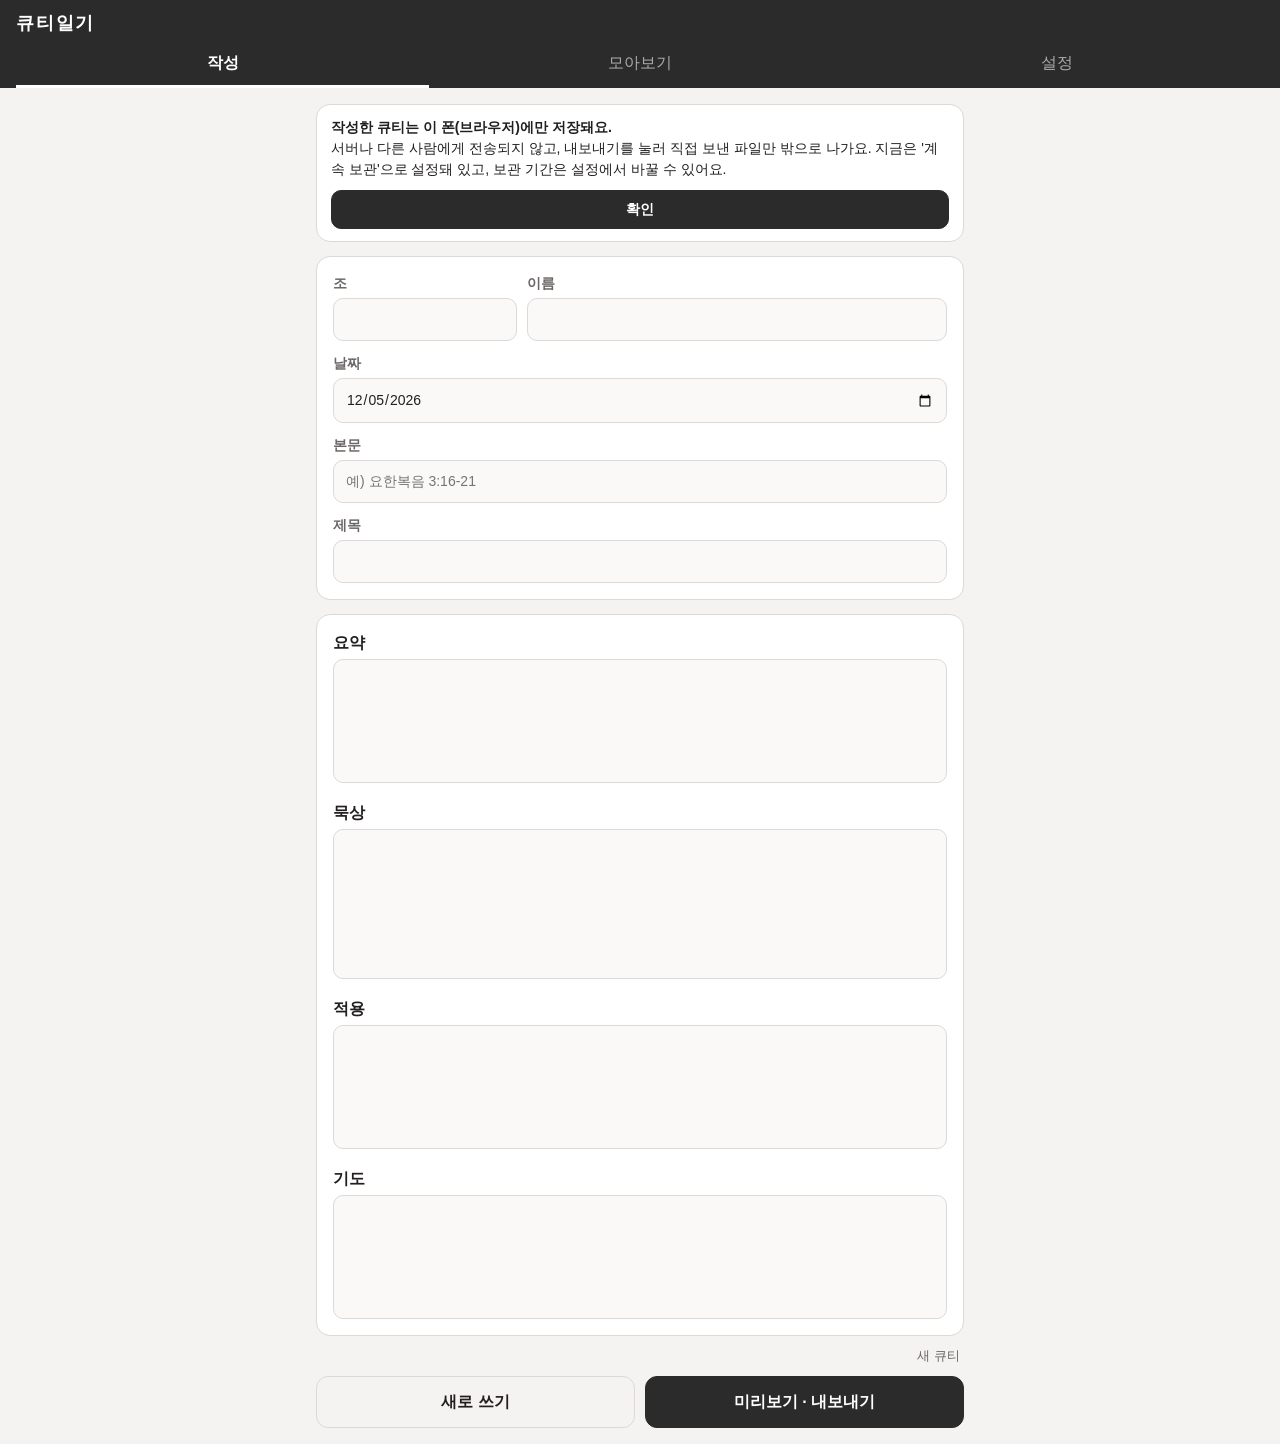
<file: index.html>
<!doctype html>
<html lang="ko">
<head>
<meta charset="utf-8">
<meta name="viewport" content="width=device-width, initial-scale=1, viewport-fit=cover">
<title>큐티일기</title>
<meta name="theme-color" content="#2b2b2b">
<meta name="apple-mobile-web-app-capable" content="yes">
<meta name="apple-mobile-web-app-title" content="큐티일기">
<meta name="apple-mobile-web-app-status-bar-style" content="black">
<link rel="manifest" href="manifest.webmanifest">
<link rel="icon" href="icons/icon-192.png">
<link rel="apple-touch-icon" href="icons/icon-180.png">
<!-- 파일을 고쳐 배포할 때 ?v= 숫자를 sw.js의 VERSION과 함께 올린다 (예전 파일이 섞여 열리지 않도록) -->
<link rel="stylesheet" href="style.css?v=7">
</head>
<body>
<header class="topbar">
  <h1>큐티일기</h1>
  <nav class="tabs">
    <button data-tab="write" class="active">작성</button>
    <button data-tab="list">모아보기</button>
    <button data-tab="settings">설정</button>
  </nav>
</header>

<main>
  <!-- 카톡 등 앱 안 브라우저로 열었을 때 -->
  <div id="inapp" class="banner" hidden>
    <p><strong id="inapp-title"></strong><br>
      이대로 쓰면 기록이 제대로 저장되지 않을 수 있어요. 아이폰은 Safari, 안드로이드는 Chrome으로 열어 주세요.</p>
    <p id="inapp-how"></p>
    <div class="actions">
      <button id="inapp-open" class="primary small">다른 브라우저로 열기</button>
      <button id="inapp-stay" class="ghost small">그냥 여기서 쓰기</button>
    </div>
  </div>

  <!-- 작성 -->
  <section id="tab-write" class="tab">
    <div id="notice" class="banner info" hidden>
      <p><strong>작성한 큐티는 이 폰(브라우저)에만 저장돼요.</strong><br>
        서버나 다른 사람에게 전송되지 않고, 내보내기를 눌러 직접 보낸 파일만 밖으로 나가요.
        <span id="notice-retention"></span> 보관 기간은 설정에서 바꿀 수 있어요.</p>
      <div class="actions">
        <button id="notice-ok" class="primary small">확인</button>
      </div>
    </div>
    <div id="backup-banner" class="banner" hidden>
      <p id="backup-banner-text"></p>
      <div class="actions">
        <button id="banner-backup" class="primary small">지금 백업</button>
        <button id="banner-later" class="ghost small">나중에</button>
      </div>
    </div>
    <div class="card meta">
      <div class="row">
        <label class="f-group">조<input id="f-group" inputmode="numeric" autocomplete="off"></label>
        <label class="f-name">이름<input id="f-name" autocomplete="off"></label>
      </div>
      <label>날짜<input id="f-date" type="date"></label>
      <label>본문<input id="f-passage" placeholder="예) 요한복음 3:16-21" autocomplete="off"></label>
      <div id="passage-help" class="chips passage-help" hidden></div>
      <label>제목<input id="f-title" autocomplete="off"></label>
    </div>

    <div class="card">
      <label class="sec">요약<textarea id="f-summary" rows="4"></textarea></label>
      <label class="sec">묵상<textarea id="f-meditation" rows="5"></textarea></label>
      <label class="sec">적용<textarea id="f-application" rows="4"></textarea></label>
      <label class="sec">기도<textarea id="f-prayer" rows="4"></textarea></label>
    </div>

    <p class="status" id="save-status"></p>

    <div class="actions">
      <button id="btn-new" class="ghost">새로 쓰기</button>
      <button id="btn-export" class="primary">미리보기 · 내보내기</button>
    </div>
  </section>

  <!-- 모아보기 -->
  <section id="tab-list" class="tab" hidden>
    <div class="card stats">
      <div><strong id="stat-week">0</strong><span>이번 주</span></div>
      <div><strong id="stat-month">0</strong><span>이번 달</span></div>
      <div><strong id="stat-streak">0</strong><span>연속</span></div>
      <div><strong id="stat-total">0</strong><span>전체</span></div>
    </div>
    <input id="search" class="search" type="search" placeholder="🔍 제목·본문·내용 검색" autocomplete="off">
    <div id="search-results" hidden></div>
    <div id="list-main">
    <div id="cal" class="card cal">
      <div class="cal-head">
        <button id="cal-prev" class="icon" aria-label="이전 달">‹</button>
        <strong id="cal-title"></strong>
        <button id="cal-next" class="icon" aria-label="다음 달">›</button>
      </div>
      <div class="cal-sub">
        <span id="cal-summary" class="hint"></span>
        <button id="btn-select-mode" class="ghost small">날짜 골라 내보내기</button>
      </div>
      <p id="cal-select-hint" class="hint" hidden>내보낼 날짜를 누르거나, 누른 채로 끌어서 골라 주세요.</p>
      <div class="cal-grid cal-wd"><span>일</span><span>월</span><span>화</span><span>수</span><span>목</span><span>금</span><span>토</span></div>
      <div class="cal-grid" id="cal-days"></div>
      <div id="cal-chips" class="chips" hidden>
        <button data-pick="thisweek">이번 주</button>
        <button data-pick="lastweek">지난 주</button>
        <button data-pick="month">이 달 전체</button>
        <button data-pick="clear">전체 해제</button>
      </div>
    </div>
    <div id="week-list"></div>
    <p class="empty" id="list-empty" hidden>아직 작성한 큐티가 없어요.</p>
    <details id="trash" class="card trash" hidden>
      <summary>휴지통 <span id="trash-count" class="count"></span></summary>
      <p class="hint">지운 큐티는 30일 동안 보관된 뒤 자동으로 사라져요.</p>
      <div id="trash-list"></div>
      <div class="actions">
        <button id="btn-empty-trash" class="danger">휴지통 비우기 (영구 삭제)</button>
      </div>
    </details>
    </div>
  </section>

  <!-- 설정 -->
  <section id="tab-settings" class="tab" hidden>
    <div class="card">
      <h2>도움말</h2>
      <p class="hint">사용법이 궁금하면 설명서를 열어 보세요. 친구에게 그대로 전달해도 돼요.</p>
      <a class="ghost linkbtn" href="manual/qt-diary-manual.pdf" target="_blank" rel="noopener">사용 설명서 보기 (PDF)</a>
    </div>
    <div class="card">
      <h2>기본 정보</h2>
      <p class="hint">새로 쓸 때 자동으로 채워져요.</p>
      <div class="row">
        <label class="f-group">조<input id="s-group" inputmode="numeric" autocomplete="off"></label>
        <label class="f-name">이름<input id="s-name" autocomplete="off"></label>
      </div>
      <label>한 주의 시작
        <select id="s-weekstart">
          <option value="0">일요일</option>
          <option value="1">월요일</option>
          <option value="3">수요일</option>
        </select>
      </label>
    </div>
    <div class="card">
      <h2>보관 기간</h2>
      <p class="hint">큐티는 이 폰에만 저장되고 어디에도 전송되지 않아요. 기간을 정하면 그보다 오래된 큐티는 자동으로 지워져요.</p>
      <label>
        <select id="s-retention">
          <option value="0">계속 보관</option>
          <option value="84">12주</option>
          <option value="28">4주</option>
          <option value="7">1주</option>
        </select>
      </label>
    </div>
    <div class="card">
      <h2>백업</h2>
      <p class="hint">작성한 내용은 이 기기 브라우저에만 저장돼요. 폰을 바꾸거나 브라우저 데이터를 지우기 전에 백업해 두세요.</p>
      <p class="hint" id="last-backup"></p>
      <div class="actions">
        <button id="btn-backup" class="ghost">백업 파일 저장</button>
        <button id="btn-restore" class="ghost">백업 불러오기</button>
        <input id="restore-file" type="file" accept="application/json,.json" hidden>
      </div>
    </div>
    <div class="card">
      <h2>데이터 삭제</h2>
      <p class="hint">모든 큐티를 휴지통으로 옮겨요. 완전히 지우려면 모아보기 아래 휴지통에서 "휴지통 비우기"를 눌러 주세요.</p>
      <div class="actions">
        <button id="btn-delete-all" class="danger">모든 큐티 삭제</button>
      </div>
    </div>
  </section>
</main>

<!-- 날짜 골라 내보내기: 하단 바 -->
<div id="select-bar" class="select-bar" hidden>
  <div class="select-bar-inner">
    <span id="sel-count"></span>
    <button id="sel-cancel" class="ghost small">취소</button>
    <button id="sel-export" class="primary small">내보내기</button>
  </div>
</div>

<!-- 달력 날짜 팝업 -->
<div id="day-modal" class="modal" hidden>
  <div class="sheet">
    <div class="sheet-head">
      <strong id="day-title"></strong>
      <button id="day-close" class="icon" aria-label="닫기">✕</button>
    </div>
    <div id="day-body" class="day-body"></div>
  </div>
</div>

<!-- 내보내기 모달 -->
<div id="modal" class="modal" hidden>
  <div class="sheet">
    <div class="sheet-head">
      <strong id="modal-title">미리보기</strong>
      <button id="modal-close" class="icon" aria-label="닫기">✕</button>
    </div>
    <div id="preview" class="preview"></div>
    <div id="export-buttons" class="export-buttons">
      <div class="ex-row">
        <span>PDF</span>
        <button data-kind="pdf" data-act="share" class="share-btn">공유</button>
        <button data-kind="pdf" data-act="save">저장</button>
      </div>
      <div class="ex-row">
        <span>사진</span>
        <button data-kind="png" data-act="share" class="share-btn">공유</button>
        <button data-kind="png" data-act="save">저장</button>
      </div>
    </div>
    <p id="modal-status" class="status"></p>
  </div>
</div>

<script src="vendor/jspdf.umd.min.js"></script>
<script src="bible.js?v=7"></script>
<script src="render.js?v=7"></script>
<script src="app.js?v=7"></script>
</body>
</html>
</file>
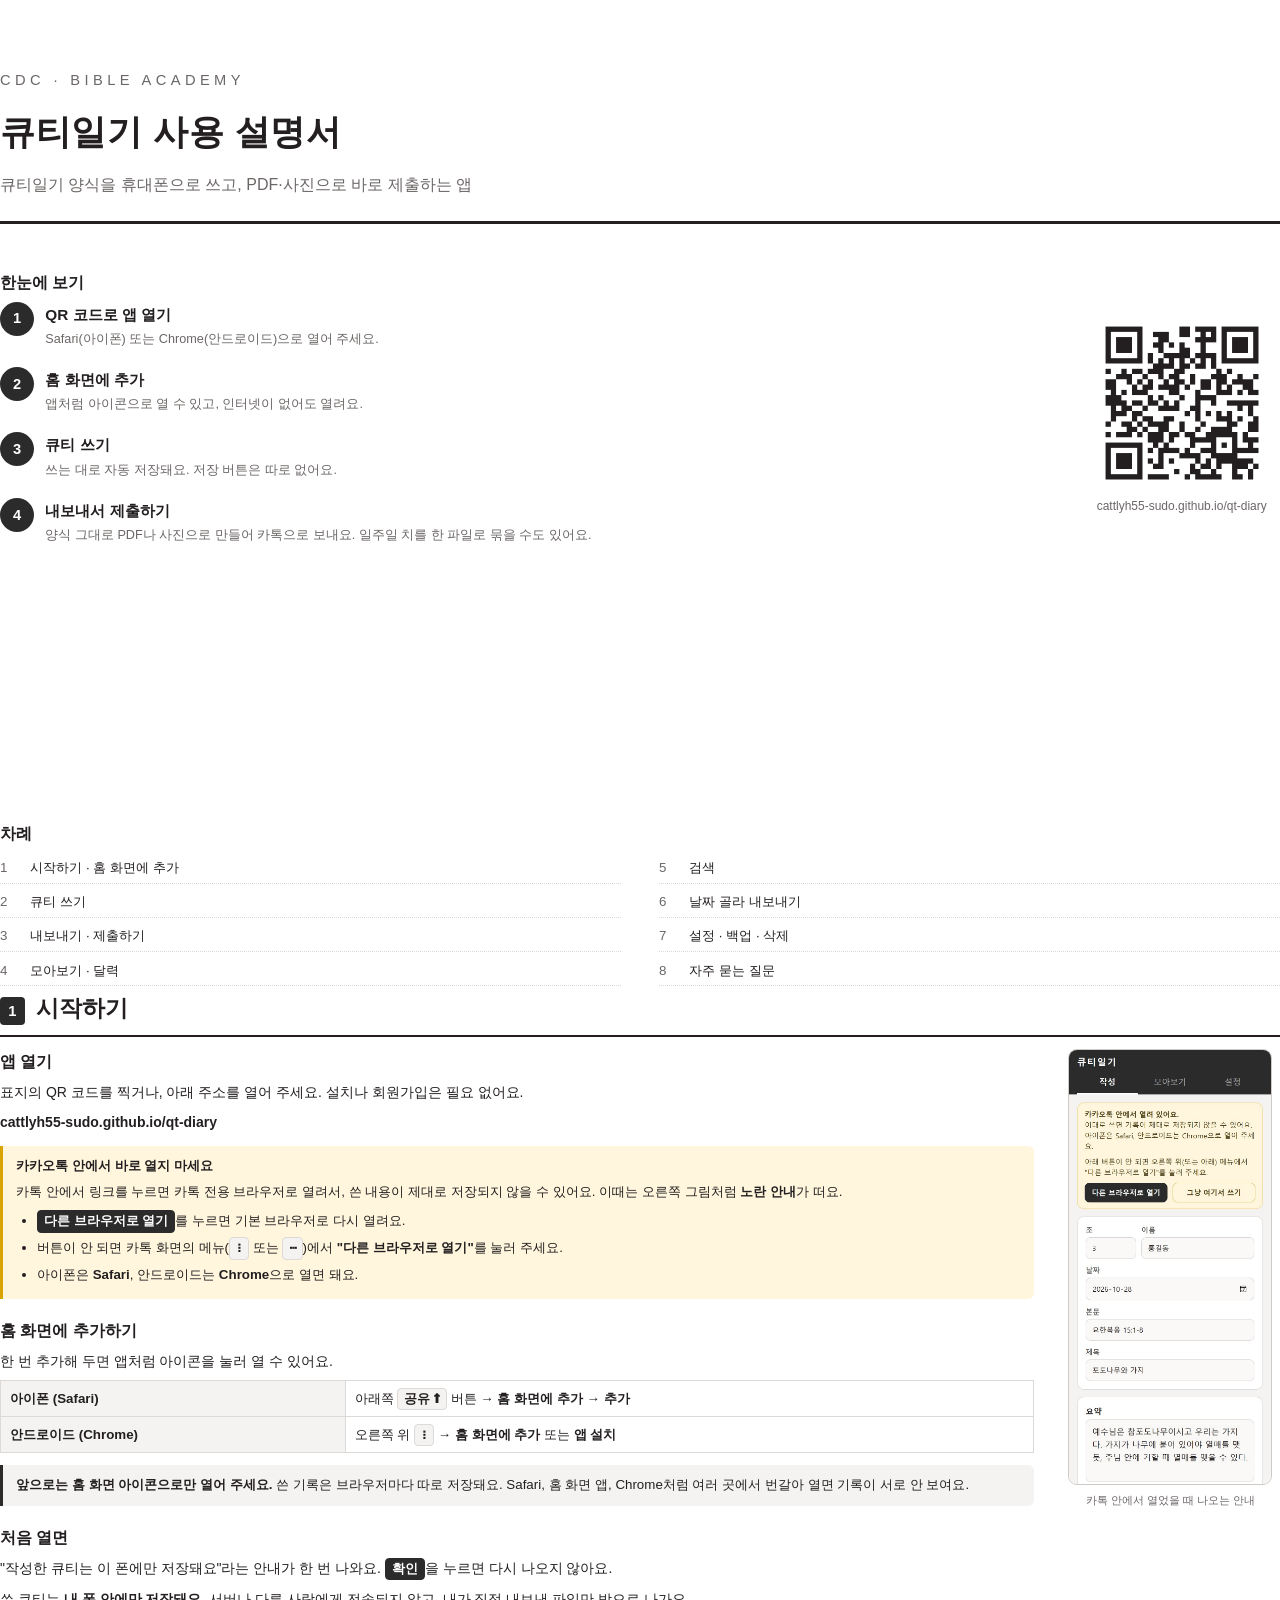
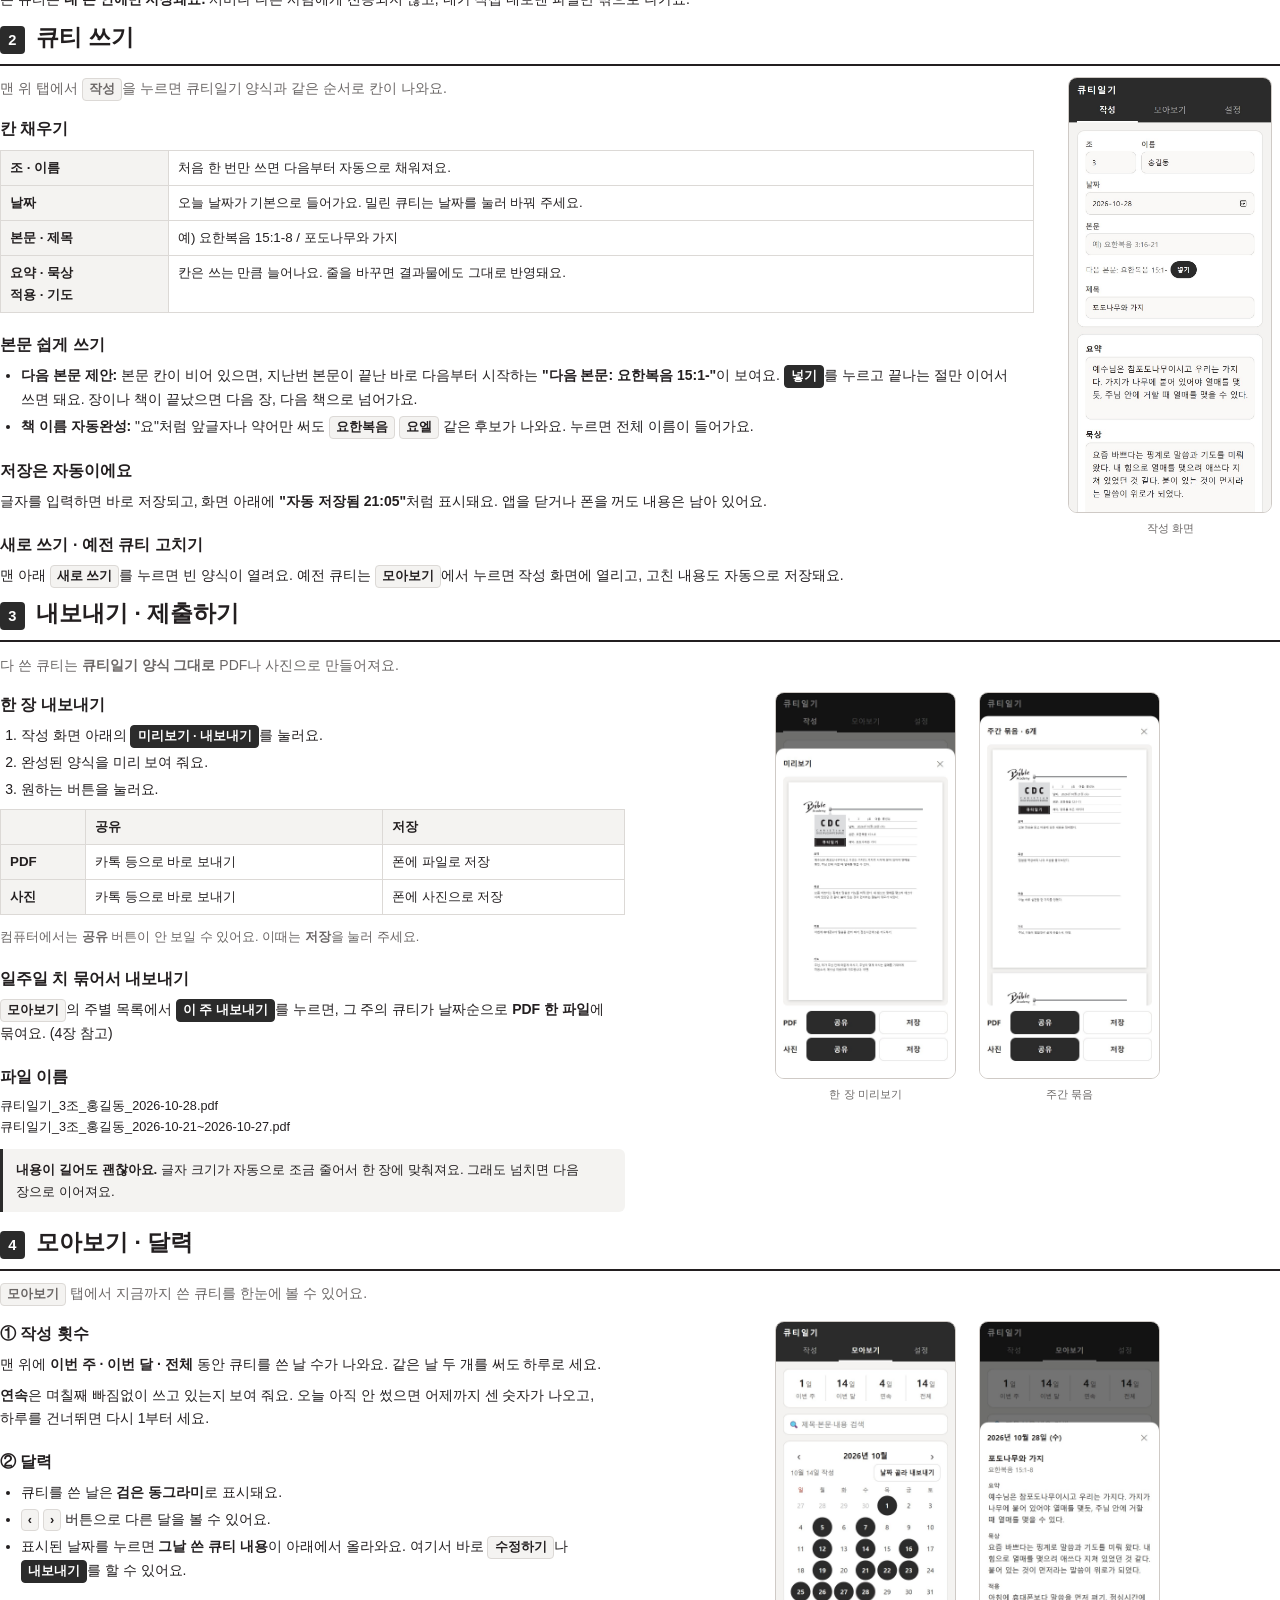
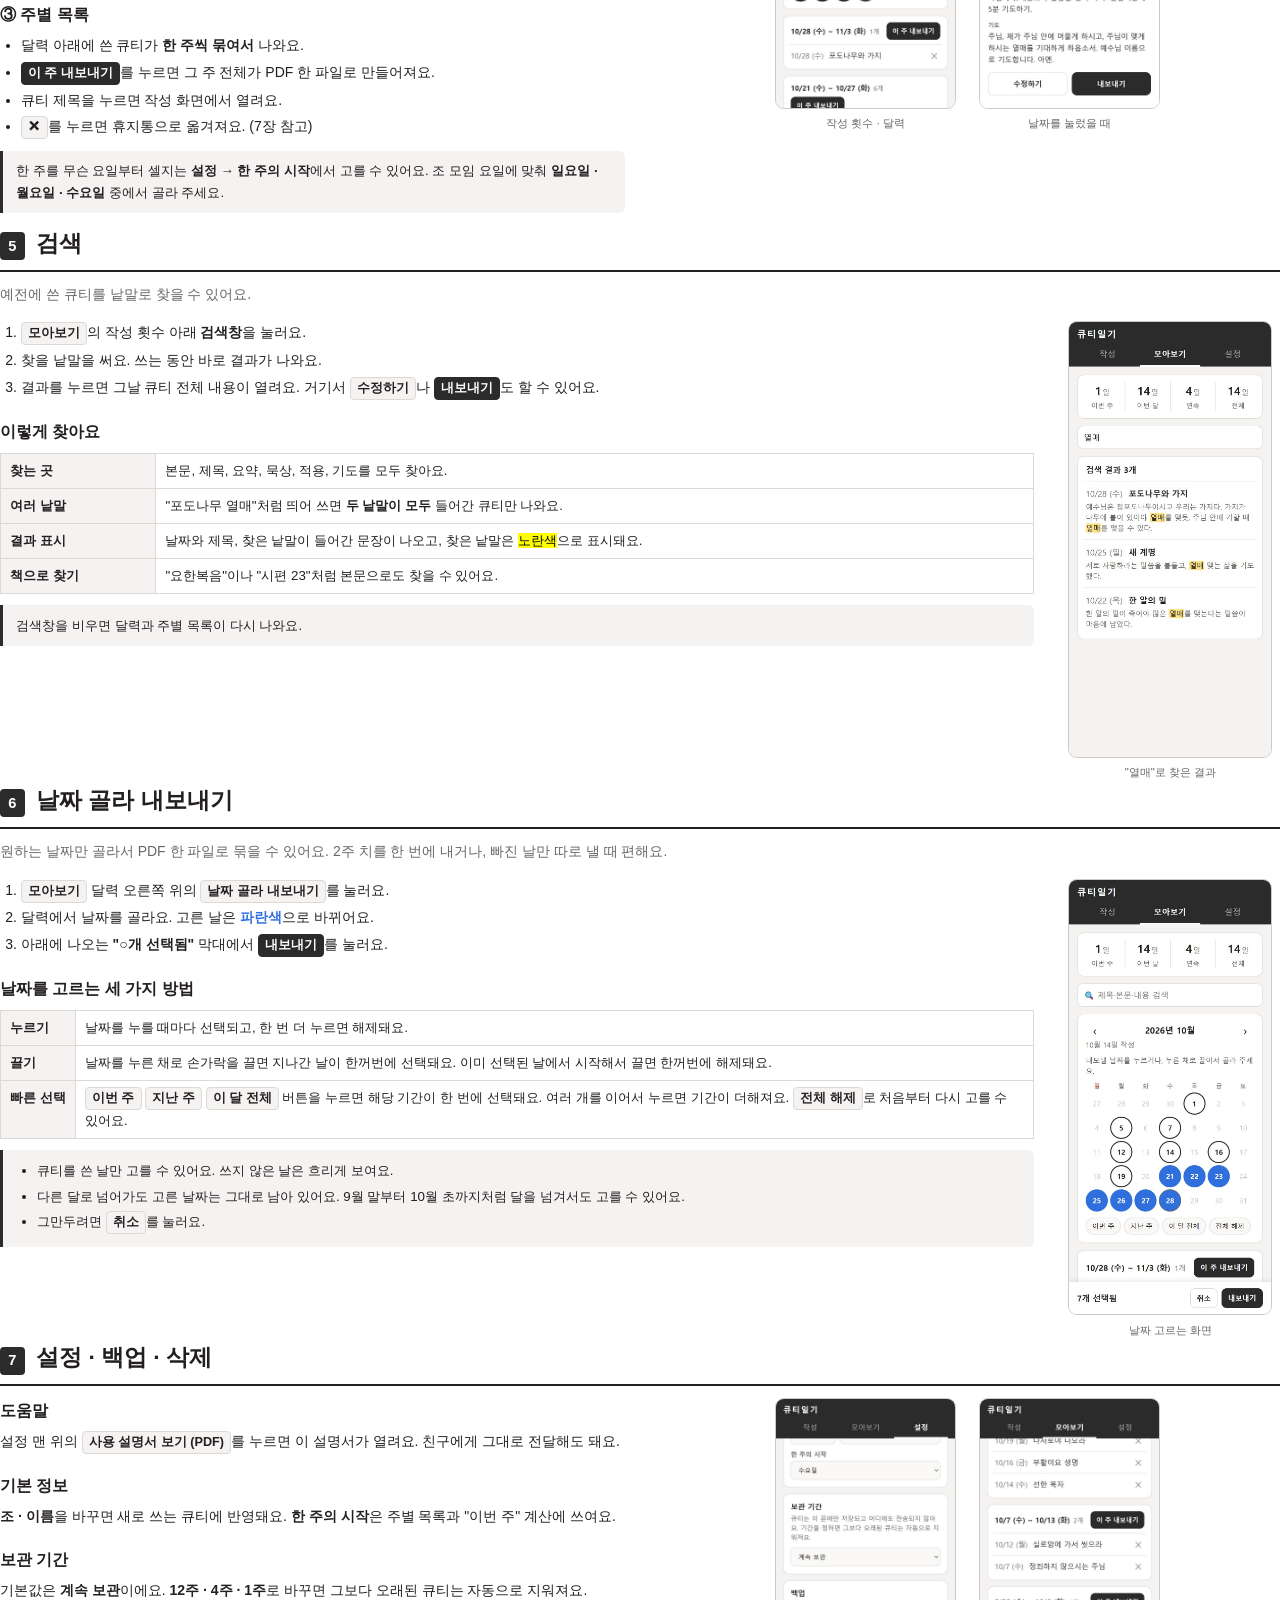
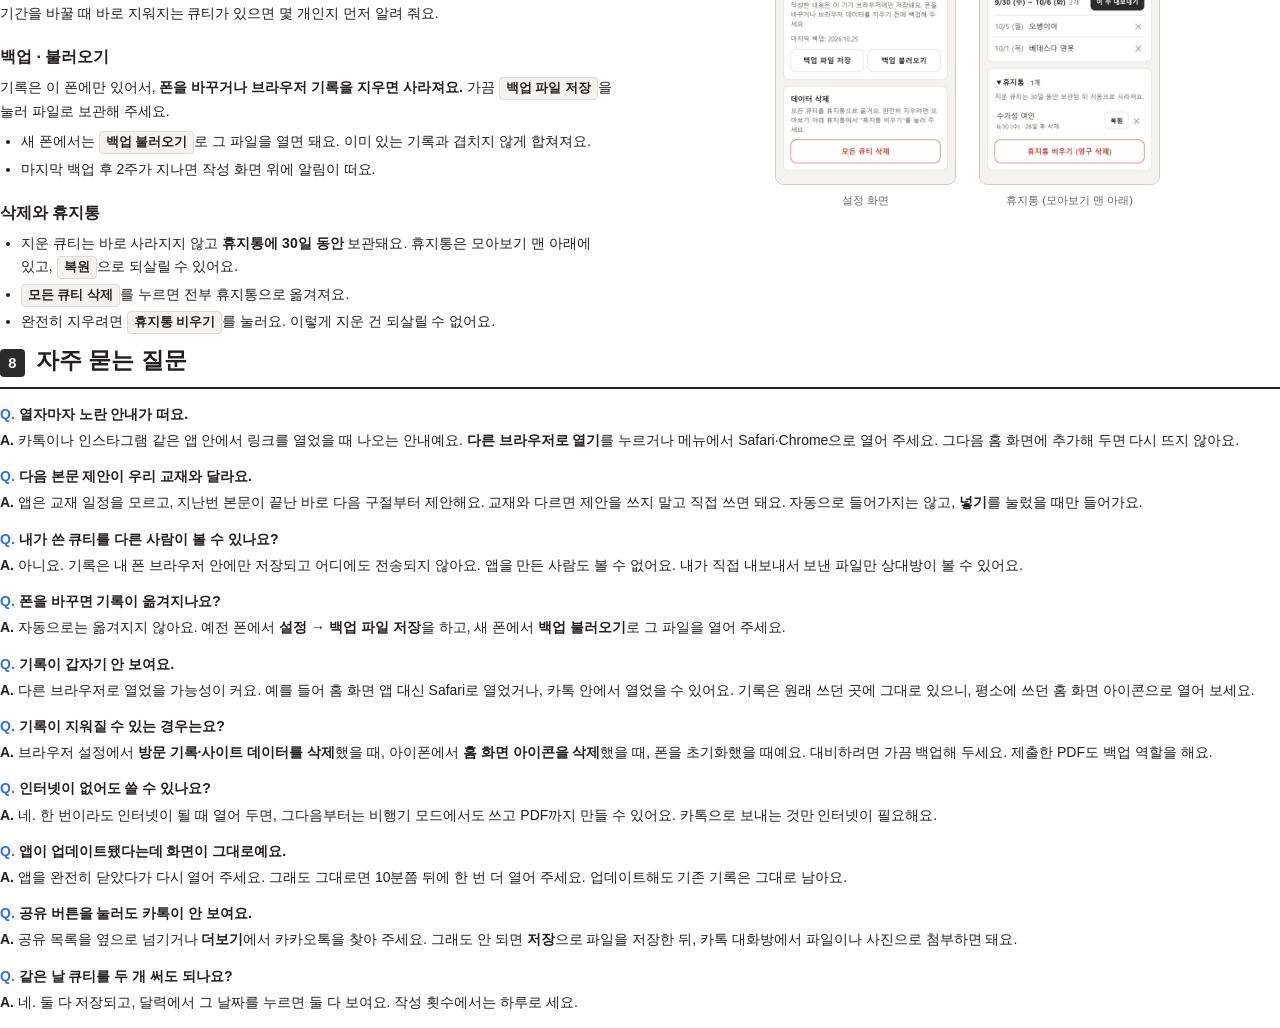
<file: manual/manual.html>
<!doctype html>
<html lang="ko">
<head>
<meta charset="utf-8">
<title>큐티일기 사용 설명서</title>
<style>
  @page { size: A4; margin: 16mm 16mm 14mm; }
  :root { --ink: #231f20; --sub: #6b6766; --line: #dcd9d6; --accent: #2b2b2b; --blue: #2f6fde; --soft: #f4f3f1; --warn: #fff6dd; }
  * { box-sizing: border-box; }
  body { margin: 0; color: var(--ink); font: 10.5pt/1.65 "Malgun Gothic", "맑은 고딕", "Apple SD Gothic Neo", "Noto Sans KR", sans-serif; word-break: keep-all; }
  .page { page-break-after: always; }
  .page:last-child { page-break-after: auto; }

  h1 { font-size: 26pt; margin: 0; letter-spacing: 0.02em; }
  h2 { font-size: 17pt; margin: 0 0 3mm; padding-bottom: 2mm; border-bottom: 2px solid var(--ink); display: flex; align-items: baseline; gap: 3mm; }
  h2 .no { font-size: 11pt; color: #fff; background: var(--accent); border-radius: 4px; padding: 0.5mm 2.2mm; }
  h3 { font-size: 12pt; margin: 5mm 0 1.5mm; }
  p { margin: 0 0 2mm; }
  ul, ol { margin: 0 0 2mm; padding-left: 5.5mm; }
  li { margin-bottom: 1mm; }
  b, strong { font-weight: 700; }
  .lead { color: var(--sub); margin-bottom: 4mm; }
  .key { display: inline-block; border: 1px solid var(--line); background: var(--soft); border-radius: 4px; padding: 0 1.6mm; font-size: 9.5pt; font-weight: 700; white-space: nowrap; }
  .key.dark { background: var(--accent); color: #fff; border-color: var(--accent); }
  .tip { background: var(--soft); border-left: 3px solid var(--accent); padding: 2.5mm 3.5mm; margin: 3mm 0; border-radius: 0 6px 6px 0; font-size: 10pt; }
  .warn { background: var(--warn); border-left-color: #d9a400; }
  .tip p:last-child, .tip ul:last-child { margin-bottom: 0; }
  .tip-title { font-weight: 700; margin-bottom: 1mm; }

  .row { display: grid; grid-template-columns: 1fr 58mm; gap: 7mm; align-items: start; }
  .row.two { grid-template-columns: 1fr 1fr; gap: 8mm; }
  .shots { display: flex; gap: 6mm; justify-content: center; margin-top: 3mm; }
  figure { margin: 0; text-align: center; }
  figure img { width: 54mm; border: 1px solid #cfcac6; border-radius: 9px; display: block; margin: 0 auto; }
  figure.sm img { width: 48mm; }
  figcaption { font-size: 8.5pt; color: var(--sub); margin-top: 1.5mm; }

  /* 표지 */
  .cover { display: flex; flex-direction: column; min-height: 262mm; }
  .cover-top { border-bottom: 3px solid var(--ink); padding-bottom: 6mm; margin-top: 18mm; }
  .cover-top .eyebrow { font-size: 11pt; color: var(--sub); letter-spacing: 0.3em; margin-bottom: 3mm; }
  .cover-top .sub { font-size: 12pt; color: var(--sub); margin-top: 3mm; }
  .cover-mid { display: grid; grid-template-columns: 1fr 52mm; gap: 10mm; align-items: center; margin-top: 12mm; }
  .qr { text-align: center; }
  .qr img { width: 46mm; display: block; margin: 0 auto 2mm; }
  .qr .url { font-size: 9pt; word-break: break-all; color: var(--sub); }
  .steps { list-style: none; padding: 0; margin: 0; counter-reset: s; }
  .steps li { counter-increment: s; display: grid; grid-template-columns: 9mm 1fr; gap: 3mm; align-items: start; margin-bottom: 4.5mm; }
  .steps li::before { content: counter(s); width: 9mm; height: 9mm; border-radius: 50%; background: var(--accent); color: #fff; font-weight: 700; display: flex; align-items: center; justify-content: center; font-size: 11pt; }
  .steps b { display: block; font-size: 11.5pt; }
  .steps span { color: var(--sub); font-size: 9.5pt; }
  .cover-bottom { margin-top: auto; }
  .toc { columns: 2; column-gap: 10mm; font-size: 10pt; padding: 0; list-style: none; margin: 0; }
  .toc li { display: flex; gap: 2mm; border-bottom: 1px dotted var(--line); padding: 1mm 0; break-inside: avoid; }
  .toc .n { color: var(--sub); width: 6mm; }

  table { width: 100%; border-collapse: collapse; font-size: 10pt; margin: 2mm 0 3mm; }
  th, td { border: 1px solid var(--line); padding: 1.6mm 2.4mm; text-align: left; vertical-align: top; }
  th { background: var(--soft); white-space: nowrap; }

  .faq dt { font-weight: 700; margin-top: 3.5mm; }
  .faq dt::before { content: "Q. "; color: var(--blue); }
  .faq dd { margin: 0.8mm 0 0; padding-left: 6mm; }
  .faq dd::before { content: "A. "; font-weight: 700; margin-left: -6mm; }
</style>
</head>
<body>

<!-- 표지 -->
<section class="page cover">
  <div class="cover-top">
    <div class="eyebrow">CDC · BIBLE ACADEMY</div>
    <h1>큐티일기 사용 설명서</h1>
    <div class="sub">큐티일기 양식을 휴대폰으로 쓰고, PDF·사진으로 바로 제출하는 앱</div>
  </div>

  <div class="cover-mid">
    <div>
      <h3 style="margin-top:0">한눈에 보기</h3>
      <ol class="steps">
        <li><div><b>QR 코드로 앱 열기</b><span>Safari(아이폰) 또는 Chrome(안드로이드)으로 열어 주세요.</span></div></li>
        <li><div><b>홈 화면에 추가</b><span>앱처럼 아이콘으로 열 수 있고, 인터넷이 없어도 열려요.</span></div></li>
        <li><div><b>큐티 쓰기</b><span>쓰는 대로 자동 저장돼요. 저장 버튼은 따로 없어요.</span></div></li>
        <li><div><b>내보내서 제출하기</b><span>양식 그대로 PDF나 사진으로 만들어 카톡으로 보내요. 일주일 치를 한 파일로 묶을 수도 있어요.</span></div></li>
      </ol>
    </div>
    <div class="qr">
      <img src="img/qr.png" alt="앱 주소 QR 코드">
      <div class="url">cattlyh55-sudo.github.io/qt-diary</div>
    </div>
  </div>

  <div class="cover-bottom">
    <h3>차례</h3>
    <ul class="toc">
      <li><span class="n">1</span>시작하기 · 홈 화면에 추가</li>
      <li><span class="n">2</span>큐티 쓰기</li>
      <li><span class="n">3</span>내보내기 · 제출하기</li>
      <li><span class="n">4</span>모아보기 · 달력</li>
      <li><span class="n">5</span>검색</li>
      <li><span class="n">6</span>날짜 골라 내보내기</li>
      <li><span class="n">7</span>설정 · 백업 · 삭제</li>
      <li><span class="n">8</span>자주 묻는 질문</li>
    </ul>
  </div>
</section>

<!-- 1. 시작하기 -->
<section class="page">
  <h2><span class="no">1</span>시작하기</h2>
  <div class="row">
    <div>
      <h3 style="margin-top:0">앱 열기</h3>
      <p>표지의 QR 코드를 찍거나, 아래 주소를 열어 주세요. 설치나 회원가입은 필요 없어요.</p>
      <p><b>cattlyh55-sudo.github.io/qt-diary</b></p>

      <div class="tip warn">
        <div class="tip-title">카카오톡 안에서 바로 열지 마세요</div>
        <p>카톡 안에서 링크를 누르면 카톡 전용 브라우저로 열려서, 쓴 내용이 제대로 저장되지 않을 수 있어요. 이때는 오른쪽 그림처럼 <b>노란 안내</b>가 떠요.</p>
        <ul>
          <li><span class="key dark">다른 브라우저로 열기</span>를 누르면 기본 브라우저로 다시 열려요.</li>
          <li>버튼이 안 되면 카톡 화면의 메뉴(<span class="key">⋮</span> 또는 <span class="key">⋯</span>)에서 <b>"다른 브라우저로 열기"</b>를 눌러 주세요.</li>
          <li>아이폰은 <b>Safari</b>, 안드로이드는 <b>Chrome</b>으로 열면 돼요.</li>
        </ul>
      </div>

      <h3>홈 화면에 추가하기</h3>
      <p>한 번 추가해 두면 앱처럼 아이콘을 눌러 열 수 있어요.</p>
      <table>
        <tr><th>아이폰 (Safari)</th><td>아래쪽 <span class="key">공유 ⬆</span> 버튼 → <b>홈 화면에 추가</b> → <b>추가</b></td></tr>
        <tr><th>안드로이드 (Chrome)</th><td>오른쪽 위 <span class="key">⋮</span> → <b>홈 화면에 추가</b> 또는 <b>앱 설치</b></td></tr>
      </table>
      <div class="tip">
        <p><b>앞으로는 홈 화면 아이콘으로만 열어 주세요.</b> 쓴 기록은 브라우저마다 따로 저장돼요. Safari, 홈 화면 앱, Chrome처럼 여러 곳에서 번갈아 열면 기록이 서로 안 보여요.</p>
      </div>

      <h3>처음 열면</h3>
      <p>"작성한 큐티는 이 폰에만 저장돼요"라는 안내가 한 번 나와요. <span class="key dark">확인</span>을 누르면 다시 나오지 않아요.</p>
      <p>쓴 큐티는 <b>내 폰 안에만 저장돼요.</b> 서버나 다른 사람에게 전송되지 않고, 내가 직접 내보낸 파일만 밖으로 나가요.</p>
    </div>
    <figure><img src="img/kakao.jpg" alt=""><figcaption>카톡 안에서 열었을 때 나오는 안내</figcaption></figure>
  </div>
</section>

<!-- 2. 큐티 쓰기 -->
<section class="page">
  <h2><span class="no">2</span>큐티 쓰기</h2>
  <div class="row">
    <div>
      <p class="lead">맨 위 탭에서 <span class="key">작성</span>을 누르면 큐티일기 양식과 같은 순서로 칸이 나와요.</p>

      <h3 style="margin-top:0">칸 채우기</h3>
      <table>
        <tr><th>조 · 이름</th><td>처음 한 번만 쓰면 다음부터 자동으로 채워져요.</td></tr>
        <tr><th>날짜</th><td>오늘 날짜가 기본으로 들어가요. 밀린 큐티는 날짜를 눌러 바꿔 주세요.</td></tr>
        <tr><th>본문 · 제목</th><td>예) 요한복음 15:1-8 / 포도나무와 가지</td></tr>
        <tr><th>요약 · 묵상<br>적용 · 기도</th><td>칸은 쓰는 만큼 늘어나요. 줄을 바꾸면 결과물에도 그대로 반영돼요.</td></tr>
      </table>

      <h3>본문 쉽게 쓰기</h3>
      <ul>
        <li><b>다음 본문 제안:</b> 본문 칸이 비어 있으면, 지난번 본문이 끝난 바로 다음부터 시작하는 <b>"다음 본문: 요한복음 15:1-"</b>이 보여요. <span class="key dark">넣기</span>를 누르고 끝나는 절만 이어서 쓰면 돼요. 장이나 책이 끝났으면 다음 장, 다음 책으로 넘어가요.</li>
        <li><b>책 이름 자동완성:</b> "요"처럼 앞글자나 약어만 써도 <span class="key">요한복음</span> <span class="key">요엘</span> 같은 후보가 나와요. 누르면 전체 이름이 들어가요.</li>
      </ul>

      <h3>저장은 자동이에요</h3>
      <p>글자를 입력하면 바로 저장되고, 화면 아래에 <b>"자동 저장됨 21:05"</b>처럼 표시돼요. 앱을 닫거나 폰을 꺼도 내용은 남아 있어요.</p>

      <h3>새로 쓰기 · 예전 큐티 고치기</h3>
      <p>맨 아래 <span class="key">새로 쓰기</span>를 누르면 빈 양식이 열려요. 예전 큐티는 <span class="key">모아보기</span>에서 누르면 작성 화면에 열리고, 고친 내용도 자동으로 저장돼요.</p>
    </div>
    <figure><img src="img/write.jpg" alt=""><figcaption>작성 화면</figcaption></figure>
  </div>
</section>

<!-- 3. 내보내기 -->
<section class="page">
  <h2><span class="no">3</span>내보내기 · 제출하기</h2>
  <p class="lead">다 쓴 큐티는 <b>큐티일기 양식 그대로</b> PDF나 사진으로 만들어져요.</p>
  <div class="row two">
    <div>
      <h3 style="margin-top:0">한 장 내보내기</h3>
      <ol>
        <li>작성 화면 아래의 <span class="key dark">미리보기 · 내보내기</span>를 눌러요.</li>
        <li>완성된 양식을 미리 보여 줘요.</li>
        <li>원하는 버튼을 눌러요.</li>
      </ol>
      <table>
        <tr><th></th><th>공유</th><th>저장</th></tr>
        <tr><th>PDF</th><td>카톡 등으로 바로 보내기</td><td>폰에 파일로 저장</td></tr>
        <tr><th>사진</th><td>카톡 등으로 바로 보내기</td><td>폰에 사진으로 저장</td></tr>
      </table>
      <p style="font-size:9.5pt;color:var(--sub)">컴퓨터에서는 <b>공유</b> 버튼이 안 보일 수 있어요. 이때는 <b>저장</b>을 눌러 주세요.</p>

      <h3>일주일 치 묶어서 내보내기</h3>
      <p><span class="key">모아보기</span>의 주별 목록에서 <span class="key dark">이 주 내보내기</span>를 누르면, 그 주의 큐티가 날짜순으로 <b>PDF 한 파일</b>에 묶여요. (4장 참고)</p>

      <h3>파일 이름</h3>
      <p style="font-size:9.5pt">큐티일기_3조_홍길동_2026-10-28.pdf<br>큐티일기_3조_홍길동_2026-10-21~2026-10-27.pdf</p>

      <div class="tip">
        <p><b>내용이 길어도 괜찮아요.</b> 글자 크기가 자동으로 조금 줄어서 한 장에 맞춰져요. 그래도 넘치면 다음 장으로 이어져요.</p>
      </div>
    </div>
    <div class="shots" style="margin-top:0">
      <figure class="sm"><img src="img/export.jpg" alt=""><figcaption>한 장 미리보기</figcaption></figure>
      <figure class="sm"><img src="img/weekexport.jpg" alt=""><figcaption>주간 묶음</figcaption></figure>
    </div>
  </div>
</section>

<!-- 4. 모아보기 -->
<section class="page">
  <h2><span class="no">4</span>모아보기 · 달력</h2>
  <p class="lead"><span class="key">모아보기</span> 탭에서 지금까지 쓴 큐티를 한눈에 볼 수 있어요.</p>
  <div class="row two">
    <div>
      <h3 style="margin-top:0">① 작성 횟수</h3>
      <p>맨 위에 <b>이번 주 · 이번 달 · 전체</b> 동안 큐티를 쓴 날 수가 나와요. 같은 날 두 개를 써도 하루로 세요.</p>
      <p><b>연속</b>은 며칠째 빠짐없이 쓰고 있는지 보여 줘요. 오늘 아직 안 썼으면 어제까지 센 숫자가 나오고, 하루를 건너뛰면 다시 1부터 세요.</p>

      <h3>② 달력</h3>
      <ul>
        <li>큐티를 쓴 날은 <b>검은 동그라미</b>로 표시돼요.</li>
        <li><span class="key">‹</span> <span class="key">›</span> 버튼으로 다른 달을 볼 수 있어요.</li>
        <li>표시된 날짜를 누르면 <b>그날 쓴 큐티 내용</b>이 아래에서 올라와요. 여기서 바로 <span class="key">수정하기</span>나 <span class="key dark">내보내기</span>를 할 수 있어요.</li>
      </ul>

      <h3>③ 주별 목록</h3>
      <ul>
        <li>달력 아래에 쓴 큐티가 <b>한 주씩 묶여서</b> 나와요.</li>
        <li><span class="key dark">이 주 내보내기</span>를 누르면 그 주 전체가 PDF 한 파일로 만들어져요.</li>
        <li>큐티 제목을 누르면 작성 화면에서 열려요.</li>
        <li><span class="key">✕</span>를 누르면 휴지통으로 옮겨져요. (7장 참고)</li>
      </ul>
      <div class="tip">
        <p>한 주를 무슨 요일부터 셀지는 <b>설정 → 한 주의 시작</b>에서 고를 수 있어요. 조 모임 요일에 맞춰 <b>일요일 · 월요일 · 수요일</b> 중에서 골라 주세요.</p>
      </div>
    </div>
    <div class="shots" style="margin-top:0">
      <figure class="sm"><img src="img/list.jpg" alt=""><figcaption>작성 횟수 · 달력</figcaption></figure>
      <figure class="sm"><img src="img/day.jpg" alt=""><figcaption>날짜를 눌렀을 때</figcaption></figure>
    </div>
  </div>
</section>

<!-- 5. 검색 -->
<section class="page">
  <h2><span class="no">5</span>검색</h2>
  <p class="lead">예전에 쓴 큐티를 낱말로 찾을 수 있어요.</p>
  <div class="row">
    <div>
      <ol>
        <li><span class="key">모아보기</span>의 작성 횟수 아래 <b>검색창</b>을 눌러요.</li>
        <li>찾을 낱말을 써요. 쓰는 동안 바로 결과가 나와요.</li>
        <li>결과를 누르면 그날 큐티 전체 내용이 열려요. 거기서 <span class="key">수정하기</span>나 <span class="key dark">내보내기</span>도 할 수 있어요.</li>
      </ol>

      <h3>이렇게 찾아요</h3>
      <table>
        <tr><th>찾는 곳</th><td>본문, 제목, 요약, 묵상, 적용, 기도를 모두 찾아요.</td></tr>
        <tr><th>여러 낱말</th><td>"포도나무 열매"처럼 띄어 쓰면 <b>두 낱말이 모두</b> 들어간 큐티만 나와요.</td></tr>
        <tr><th>결과 표시</th><td>날짜와 제목, 찾은 낱말이 들어간 문장이 나오고, 찾은 낱말은 <mark>노란색</mark>으로 표시돼요.</td></tr>
        <tr><th>책으로 찾기</th><td>"요한복음"이나 "시편 23"처럼 본문으로도 찾을 수 있어요.</td></tr>
      </table>

      <div class="tip">
        <p>검색창을 비우면 달력과 주별 목록이 다시 나와요.</p>
      </div>
    </div>
    <figure><img src="img/search.jpg" alt=""><figcaption>"열매"로 찾은 결과</figcaption></figure>
  </div>
</section>

<!-- 6. 날짜 골라 내보내기 -->
<section class="page">
  <h2><span class="no">6</span>날짜 골라 내보내기</h2>
  <p class="lead">원하는 날짜만 골라서 PDF 한 파일로 묶을 수 있어요. 2주 치를 한 번에 내거나, 빠진 날만 따로 낼 때 편해요.</p>
  <div class="row">
    <div>
      <ol>
        <li><span class="key">모아보기</span> 달력 오른쪽 위의 <span class="key">날짜 골라 내보내기</span>를 눌러요.</li>
        <li>달력에서 날짜를 골라요. 고른 날은 <b style="color:var(--blue)">파란색</b>으로 바뀌어요.</li>
        <li>아래에 나오는 <b>"○개 선택됨"</b> 막대에서 <span class="key dark">내보내기</span>를 눌러요.</li>
      </ol>

      <h3>날짜를 고르는 세 가지 방법</h3>
      <table>
        <tr><th>누르기</th><td>날짜를 누를 때마다 선택되고, 한 번 더 누르면 해제돼요.</td></tr>
        <tr><th>끌기</th><td>날짜를 누른 채로 손가락을 끌면 지나간 날이 한꺼번에 선택돼요. 이미 선택된 날에서 시작해서 끌면 한꺼번에 해제돼요.</td></tr>
        <tr><th>빠른 선택</th><td><span class="key">이번 주</span> <span class="key">지난 주</span> <span class="key">이 달 전체</span> 버튼을 누르면 해당 기간이 한 번에 선택돼요. 여러 개를 이어서 누르면 기간이 더해져요. <span class="key">전체 해제</span>로 처음부터 다시 고를 수 있어요.</td></tr>
      </table>

      <div class="tip">
        <ul>
          <li>큐티를 쓴 날만 고를 수 있어요. 쓰지 않은 날은 흐리게 보여요.</li>
          <li>다른 달로 넘어가도 고른 날짜는 그대로 남아 있어요. 9월 말부터 10월 초까지처럼 달을 넘겨서도 고를 수 있어요.</li>
          <li>그만두려면 <span class="key">취소</span>를 눌러요.</li>
        </ul>
      </div>
    </div>
    <figure><img src="img/select.jpg" alt=""><figcaption>날짜 고르는 화면</figcaption></figure>
  </div>
</section>

<!-- 6. 설정 -->
<section class="page">
  <h2><span class="no">7</span>설정 · 백업 · 삭제</h2>
  <div class="row two">
    <div>
      <h3 style="margin-top:0">도움말</h3>
      <p>설정 맨 위의 <span class="key">사용 설명서 보기 (PDF)</span>를 누르면 이 설명서가 열려요. 친구에게 그대로 전달해도 돼요.</p>

      <h3>기본 정보</h3>
      <p><b>조 · 이름</b>을 바꾸면 새로 쓰는 큐티에 반영돼요. <b>한 주의 시작</b>은 주별 목록과 "이번 주" 계산에 쓰여요.</p>

      <h3>보관 기간</h3>
      <p>기본값은 <b>계속 보관</b>이에요. <b>12주 · 4주 · 1주</b>로 바꾸면 그보다 오래된 큐티는 자동으로 지워져요. 기간을 바꿀 때 바로 지워지는 큐티가 있으면 몇 개인지 먼저 알려 줘요.</p>

      <h3>백업 · 불러오기</h3>
      <p>기록은 이 폰에만 있어서, <b>폰을 바꾸거나 브라우저 기록을 지우면 사라져요.</b> 가끔 <span class="key">백업 파일 저장</span>을 눌러 파일로 보관해 주세요.</p>
      <ul>
        <li>새 폰에서는 <span class="key">백업 불러오기</span>로 그 파일을 열면 돼요. 이미 있는 기록과 겹치지 않게 합쳐져요.</li>
        <li>마지막 백업 후 2주가 지나면 작성 화면 위에 알림이 떠요.</li>
      </ul>

      <h3>삭제와 휴지통</h3>
      <ul>
        <li>지운 큐티는 바로 사라지지 않고 <b>휴지통에 30일 동안</b> 보관돼요. 휴지통은 모아보기 맨 아래에 있고, <span class="key">복원</span>으로 되살릴 수 있어요.</li>
        <li><span class="key">모든 큐티 삭제</span>를 누르면 전부 휴지통으로 옮겨져요.</li>
        <li>완전히 지우려면 <span class="key">휴지통 비우기</span>를 눌러요. 이렇게 지운 건 되살릴 수 없어요.</li>
      </ul>
    </div>
    <div class="shots" style="margin-top:0">
      <figure class="sm"><img src="img/settings2.jpg" alt=""><figcaption>설정 화면</figcaption></figure>
      <figure class="sm"><img src="img/trash.jpg" alt=""><figcaption>휴지통 (모아보기 맨 아래)</figcaption></figure>
    </div>
  </div>
</section>

<!-- 7. FAQ -->
<section class="page">
  <h2><span class="no">8</span>자주 묻는 질문</h2>
  <dl class="faq">
    <dt>열자마자 노란 안내가 떠요.</dt>
    <dd>카톡이나 인스타그램 같은 앱 안에서 링크를 열었을 때 나오는 안내예요. <b>다른 브라우저로 열기</b>를 누르거나 메뉴에서 Safari·Chrome으로 열어 주세요. 그다음 홈 화면에 추가해 두면 다시 뜨지 않아요.</dd>

    <dt>다음 본문 제안이 우리 교재와 달라요.</dt>
    <dd>앱은 교재 일정을 모르고, 지난번 본문이 끝난 바로 다음 구절부터 제안해요. 교재와 다르면 제안을 쓰지 말고 직접 쓰면 돼요. 자동으로 들어가지는 않고, <b>넣기</b>를 눌렀을 때만 들어가요.</dd>

    <dt>내가 쓴 큐티를 다른 사람이 볼 수 있나요?</dt>
    <dd>아니요. 기록은 내 폰 브라우저 안에만 저장되고 어디에도 전송되지 않아요. 앱을 만든 사람도 볼 수 없어요. 내가 직접 내보내서 보낸 파일만 상대방이 볼 수 있어요.</dd>

    <dt>폰을 바꾸면 기록이 옮겨지나요?</dt>
    <dd>자동으로는 옮겨지지 않아요. 예전 폰에서 <b>설정 → 백업 파일 저장</b>을 하고, 새 폰에서 <b>백업 불러오기</b>로 그 파일을 열어 주세요.</dd>

    <dt>기록이 갑자기 안 보여요.</dt>
    <dd>다른 브라우저로 열었을 가능성이 커요. 예를 들어 홈 화면 앱 대신 Safari로 열었거나, 카톡 안에서 열었을 수 있어요. 기록은 원래 쓰던 곳에 그대로 있으니, 평소에 쓰던 홈 화면 아이콘으로 열어 보세요.</dd>

    <dt>기록이 지워질 수 있는 경우는요?</dt>
    <dd>브라우저 설정에서 <b>방문 기록·사이트 데이터를 삭제</b>했을 때, 아이폰에서 <b>홈 화면 아이콘을 삭제</b>했을 때, 폰을 초기화했을 때예요. 대비하려면 가끔 백업해 두세요. 제출한 PDF도 백업 역할을 해요.</dd>

    <dt>인터넷이 없어도 쓸 수 있나요?</dt>
    <dd>네. 한 번이라도 인터넷이 될 때 열어 두면, 그다음부터는 비행기 모드에서도 쓰고 PDF까지 만들 수 있어요. 카톡으로 보내는 것만 인터넷이 필요해요.</dd>

    <dt>앱이 업데이트됐다는데 화면이 그대로예요.</dt>
    <dd>앱을 완전히 닫았다가 다시 열어 주세요. 그래도 그대로면 10분쯤 뒤에 한 번 더 열어 주세요. 업데이트해도 기존 기록은 그대로 남아요.</dd>

    <dt>공유 버튼을 눌러도 카톡이 안 보여요.</dt>
    <dd>공유 목록을 옆으로 넘기거나 <b>더보기</b>에서 카카오톡을 찾아 주세요. 그래도 안 되면 <b>저장</b>으로 파일을 저장한 뒤, 카톡 대화방에서 파일이나 사진으로 첨부하면 돼요.</dd>

    <dt>같은 날 큐티를 두 개 써도 되나요?</dt>
    <dd>네. 둘 다 저장되고, 달력에서 그 날짜를 누르면 둘 다 보여요. 작성 횟수에서는 하루로 세요.</dd>
  </dl>
</section>

</body>
</html>
</file>
<file: style.css>
:root {
  --bg: #f4f3f1;
  --card: #fff;
  --ink: #231f20;
  --sub: #6b6766;
  --line: #dcd9d6;
  --accent: #2b2b2b;
  --accent-ink: #fff;
  --field: #faf9f8;
  color-scheme: light;
}
@media (prefers-color-scheme: dark) {
  :root {
    --bg: #161515;
    --card: #222020;
    --ink: #ece9e6;
    --sub: #a29d9a;
    --line: #3a3736;
    --accent: #ece9e6;
    --accent-ink: #161515;
    --field: #1b1a1a;
    color-scheme: dark;
  }
}

* { box-sizing: border-box; }
[hidden] { display: none !important; }
html { -webkit-text-size-adjust: 100%; }
body {
  margin: 0;
  background: var(--bg);
  color: var(--ink);
  font: 16px/1.5 -apple-system, BlinkMacSystemFont, "Apple SD Gothic Neo", "Malgun Gothic", "Noto Sans KR", sans-serif;
  padding-bottom: env(safe-area-inset-bottom, 0px);
}
body.noscroll { overflow: hidden; }
button, input, textarea, select { font: inherit; color: inherit; }

.topbar {
  position: sticky;
  top: 0;
  z-index: 5;
  background: var(--accent);
  color: var(--accent-ink);
  padding: calc(env(safe-area-inset-top, 0px) + 10px) 16px 0;
}
.topbar h1 { margin: 0 0 6px; font-size: 18px; letter-spacing: 0.1em; }
.tabs { display: flex; gap: 4px; }
.tabs button {
  flex: 1;
  background: none;
  border: 0;
  border-bottom: 3px solid transparent;
  color: inherit;
  opacity: 0.6;
  padding: 8px 0 10px;
  cursor: pointer;
}
.tabs button.active { opacity: 1; border-bottom-color: currentColor; font-weight: 700; }

main { max-width: 680px; margin: 0 auto; padding: 16px; }

.card {
  background: var(--card);
  border: 1px solid var(--line);
  border-radius: 14px;
  padding: 16px;
  margin-bottom: 14px;
}
.card h2 { margin: 0 0 4px; font-size: 16px; }
.hint { color: var(--sub); font-size: 14px; margin: 0 0 12px; }

label { display: block; font-size: 14px; font-weight: 600; color: var(--sub); margin-bottom: 12px; }
label:last-child { margin-bottom: 0; }
input, textarea, select {
  display: block;
  width: 100%;
  margin-top: 4px;
  padding: 10px 12px;
  border: 1px solid var(--line);
  border-radius: 10px;
  background: var(--field);
  font-weight: 400;
  color: var(--ink);
}
input:focus, textarea:focus, select:focus { outline: 2px solid var(--accent); outline-offset: -1px; }
textarea { resize: none; overflow: hidden; line-height: 1.6; min-height: 96px; }
label.sec { font-size: 16px; color: var(--ink); font-weight: 700; margin-bottom: 18px; }
label.sec:last-child { margin-bottom: 0; }

.row { display: flex; gap: 10px; }
.row .f-group { flex: 0 0 30%; }
.row .f-name { flex: 1; }

.actions { display: flex; gap: 10px; flex-wrap: wrap; }
.actions button { flex: 1; min-width: 140px; }

button.primary, button.ghost, .export-buttons button {
  padding: 13px 16px;
  border-radius: 12px;
  border: 1px solid var(--accent);
  cursor: pointer;
  font-weight: 700;
}
button.primary { background: var(--accent); color: var(--accent-ink); }
button.ghost { background: transparent; color: var(--ink); border-color: var(--line); }
button.small { padding: 8px 12px; font-size: 14px; border-radius: 10px; }
a.linkbtn {
  display: block;
  text-align: center;
  text-decoration: none;
  padding: 13px 16px;
  border-radius: 12px;
  border: 1px solid var(--line);
  color: var(--ink);
  font-weight: 700;
}

/* 본문 도우미 */
.passage-help { margin: -6px 0 12px; align-items: center; }
.passage-help .next-label { font-size: 14px; color: var(--sub); }
.passage-help button.next-fill { background: var(--accent); color: var(--accent-ink); border-color: var(--accent); font-weight: 700; }

/* 검색 */
input.search { margin: 0 0 14px; border-radius: 12px; background: var(--card); }
.search-hit {
  display: block;
  width: 100%;
  text-align: left;
  background: none;
  border: 0;
  border-bottom: 1px solid var(--line);
  padding: 12px 4px;
  cursor: pointer;
}
.search-hit:last-child { border-bottom: 0; }
.search-hit div { display: flex; gap: 12px; }
.search-hit .d { flex: 0 0 auto; color: var(--sub); font-variant-numeric: tabular-nums; }
.search-hit .t { font-weight: 700; overflow: hidden; text-overflow: ellipsis; white-space: nowrap; }
.search-hit .snippet { margin: 4px 0 0; font-size: 14px; color: var(--sub); line-height: 1.5; }
mark { background: #ffe38a; color: #231f20; border-radius: 3px; padding: 0 1px; }
button.icon {
  background: none;
  border: 0;
  color: var(--sub);
  font-size: 18px;
  padding: 8px 10px;
  cursor: pointer;
}

.status { color: var(--sub); font-size: 13px; text-align: right; min-height: 1.4em; margin: -4px 4px 10px; }

/* 모아보기 */
.week { padding: 12px 12px 6px; }
.week-head { display: flex; align-items: center; justify-content: space-between; gap: 8px; flex-wrap: wrap; padding: 2px 4px 10px; border-bottom: 1px solid var(--line); }
.count { color: var(--sub); font-size: 14px; margin-left: 8px; }
.entry-row { display: flex; align-items: center; border-bottom: 1px solid var(--line); }
.entry-row:last-child { border-bottom: 0; }
.entry-main {
  flex: 1;
  min-width: 0;
  display: flex;
  gap: 12px;
  background: none;
  border: 0;
  text-align: left;
  padding: 12px 4px;
  cursor: pointer;
}
.entry-main .d { flex: 0 0 auto; color: var(--sub); font-variant-numeric: tabular-nums; }
.entry-main .t { overflow: hidden; text-overflow: ellipsis; white-space: nowrap; }
.empty { text-align: center; color: var(--sub); padding: 48px 0; }

/* 작성 횟수 */
.stats { display: grid; grid-template-columns: repeat(4, 1fr); text-align: center; padding: 14px 4px; }
.stats div + div { border-left: 1px solid var(--line); }
.stats strong { display: block; font-size: 22px; font-variant-numeric: tabular-nums; }
.stats strong::after { content: "일"; font-size: 14px; font-weight: 400; margin-left: 2px; color: var(--sub); }
.stats span { font-size: 13px; color: var(--sub); }

/* 달력 */
.cal-head { display: flex; align-items: center; justify-content: space-between; }
.cal-head strong { font-size: 17px; }
.cal-head .icon { font-size: 26px; line-height: 1; padding: 2px 14px; color: var(--ink); }
.cal-sub { display: flex; align-items: center; justify-content: space-between; gap: 8px; flex-wrap: wrap; margin: 4px 0 10px; }
.cal-sub .hint { margin: 0; }
#cal-select-hint { margin: 0 0 10px; }
.cal-grid { display: grid; grid-template-columns: repeat(7, 1fr); gap: 4px; text-align: center; }
.cal-wd { font-size: 12px; color: var(--sub); margin-bottom: 4px; }
.cal-wd span:first-child { color: #c0392b; }
#cal-days { user-select: none; -webkit-user-select: none; }
.cal-day {
  width: 100%;
  max-width: 44px;
  aspect-ratio: 1;
  margin: 0 auto;
  padding: 0;
  border: 0;
  border-radius: 50%;
  background: none;
  color: var(--ink);
  font-size: 14px;
  font-variant-numeric: tabular-nums;
  cursor: default;
}
.cal-day.out { opacity: 0.35; }
.cal-day.today { box-shadow: inset 0 0 0 1.5px var(--sub); }
.cal-day.has { background: var(--accent); color: var(--accent-ink); font-weight: 700; cursor: pointer; }
.cal.selecting #cal-days { touch-action: none; }
.cal.selecting .cal-day:not(.has) { opacity: 0.25; }
.cal.selecting .cal-day.has:not(.sel) { background: transparent; color: var(--ink); box-shadow: inset 0 0 0 2px var(--accent); }
.cal.selecting .cal-day.sel { background: #2f6fde; color: #fff; }
.chips { display: flex; gap: 6px; flex-wrap: wrap; margin-top: 12px; }
.chips button {
  padding: 6px 12px;
  border-radius: 999px;
  border: 1px solid var(--line);
  background: var(--field);
  font-size: 13px;
  cursor: pointer;
}

.select-bar {
  position: fixed;
  left: 0;
  right: 0;
  bottom: 0;
  z-index: 6;
  background: var(--card);
  border-top: 1px solid var(--line);
  padding: 12px 16px calc(env(safe-area-inset-bottom, 0px) + 12px);
  box-shadow: 0 -2px 10px rgba(0, 0, 0, 0.08);
}
.select-bar-inner { max-width: 680px; margin: 0 auto; display: flex; align-items: center; gap: 8px; }
.select-bar-inner span { flex: 1; font-weight: 700; }
.select-bar-inner button:disabled { opacity: 0.4; cursor: default; }
body.selecting main { padding-bottom: 96px; }

/* 날짜 팝업 */
.day-body { overflow-y: auto; flex: 1; }
.day-entry { padding: 4px 2px 16px; }
.day-entry + .day-entry { border-top: 1px solid var(--line); padding-top: 16px; }
.day-entry h3 { margin: 0; font-size: 17px; }
.day-entry .passage { margin: 2px 0 0; color: var(--sub); font-size: 14px; }
.day-entry h4 { margin: 14px 0 2px; font-size: 13px; color: var(--sub); }
.day-entry p { margin: 0; white-space: pre-wrap; line-height: 1.6; }
.day-entry .actions { margin-top: 16px; }

button.danger {
  padding: 13px 16px;
  border-radius: 12px;
  border: 1px solid #c0392b;
  background: transparent;
  color: #c0392b;
  font-weight: 700;
  cursor: pointer;
}
.trash summary { cursor: pointer; font-weight: 700; padding: 2px 4px; }
.trash[open] summary { margin-bottom: 8px; }
.trash .entry-main { cursor: default; flex-direction: column-reverse; gap: 2px; padding: 8px 4px; }
.trash .entry-main .d { font-size: 13px; }
.trash .actions { margin-top: 12px; }

.banner {
  background: #fff6dd;
  color: #4a3b10;
  border: 1px solid #f0d78a;
  border-radius: 14px;
  padding: 12px 14px;
  margin-bottom: 14px;
}
.banner p { margin: 0 0 10px; font-size: 14px; }
.banner.info { background: var(--card); color: var(--ink); border-color: var(--line); }
.banner .actions button { min-width: 0; }
.banner button.ghost { color: #4a3b10; border-color: #e3c873; }
@media (prefers-color-scheme: dark) {
  .banner { background: #3a3218; color: #f3e3b0; border-color: #6b5a24; }
  .banner button.ghost { color: #f3e3b0; border-color: #6b5a24; }
  button.danger { color: #ff7b6b; border-color: #ff7b6b; }
}

/* 모달 */
.modal {
  position: fixed;
  inset: 0;
  z-index: 10;
  background: rgba(0, 0, 0, 0.55);
  display: flex;
  align-items: flex-end;
  justify-content: center;
}
.sheet {
  background: var(--card);
  width: 100%;
  max-width: 680px;
  max-height: 94vh;
  border-radius: 18px 18px 0 0;
  display: flex;
  flex-direction: column;
  padding: 12px 16px calc(env(safe-area-inset-bottom, 0px) + 12px);
}
@media (min-width: 700px) {
  .modal { align-items: center; }
  .sheet { border-radius: 18px; max-height: 90vh; }
}
.sheet-head { display: flex; justify-content: space-between; align-items: center; padding-bottom: 8px; }
.preview {
  flex: 1;
  overflow-y: auto;
  background: var(--bg);
  border-radius: 10px;
  padding: 12px;
  display: flex;
  flex-direction: column;
  gap: 12px;
  min-height: 200px;
}
.preview .page { width: 100%; height: auto; box-shadow: 0 1px 6px rgba(0, 0, 0, 0.2); background: #fff; }
.export-buttons { padding-top: 12px; display: grid; gap: 8px; }
.export-buttons.disabled { opacity: 0.4; pointer-events: none; }
.ex-row { display: flex; gap: 8px; align-items: center; }
.ex-row span { flex: 0 0 44px; font-weight: 700; }
.ex-row button { flex: 1; background: var(--accent); color: var(--accent-ink); }
.ex-row button[data-act="save"] { background: transparent; color: var(--ink); border-color: var(--line); }
#modal-status { margin: 8px 0 0; text-align: center; }
</file>
